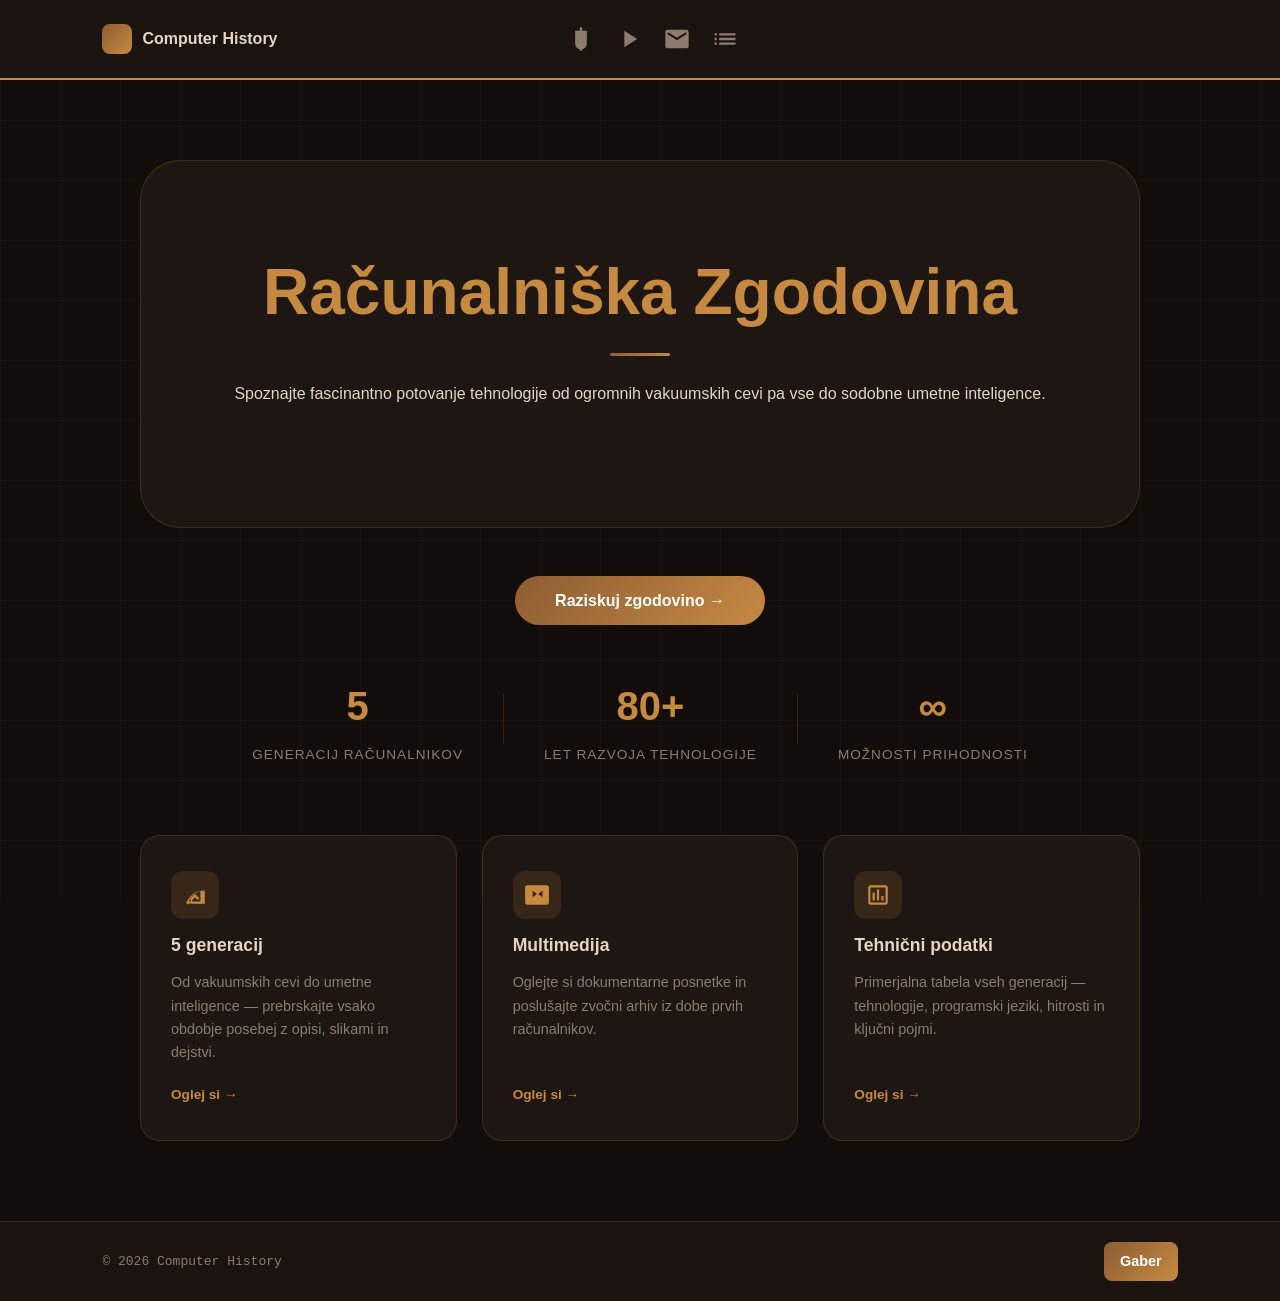
<file: index.html>
<!DOCTYPE html>
<html lang="sl">
<head>
    <meta charset="UTF-8">
    <meta name="viewport" content="width=device-width, initial-scale=1.0">
    <meta name="description" content="Spoznajte zgodovino računalništva, od vakuumskih cevi do umetne inteligence.">
    <meta name="keywords" content="računalništvo, zgodovina, procesorji, umetna inteligenca">
    <meta name="author" content="Gaber">
    <title>Računalniška Zgodovina | Gaber</title>
    <link rel="stylesheet" href="css/style.css">
</head>
<body>

    <div class="mrezna-podlaga"></div>

    <header>
        <div class="glava-levo">
            <a href="index.html" class="logotip">
                <div class="skatla-logotipa"></div>
                <span>Computer History</span>
            </a>
        </div>

        <nav class="meni-ikone-center">
            <a href="Generacije/gen1.html" class="ikona-povezava" title="Generacije">
                <svg viewBox="0 0 24 24" width="24" height="24" stroke="currentColor" fill="none" stroke-width="2">
                    <path d="M12 2v4m0 12v4M8 6h8v10a4 4 0 0 1-8 0V6z"/><path d="M10 10h4M10 14h4"/>
                </svg>
            </a>
            <a href="multimedija.html" class="ikona-povezava" title="Video">
                <svg viewBox="0 0 24 24"><path fill="currentColor" d="M8 5v14l11-7z"/></svg>
            </a>
            <a href="kontakt.html" class="ikona-povezava" title="Kontakt">
                <svg viewBox="0 0 24 24"><path fill="currentColor" d="M20 4H4c-1.1 0-1.99.9-1.99 2L2 18c0 1.1.9 2 2 2h16c1.1 0 2-.9 2-2V6c0-1.1-.9-2-2-2zm0 4l-8 5-8-5V6l8 5 8-5v2z"/></svg>
            </a>
            <a href="tehnicni-podatki.html" class="ikona-povezava" title="Podatki">
                <svg viewBox="0 0 24 24"><path fill="currentColor" d="M3 13h2v-2H3v2zm0 4h2v-2H3v2zm0-8h2V7H3v2zm4 4h14v-2H7v2zm0 4h14v-2H7v2zM7 7v2h14V7H7z"/></svg>
            </a>
        </nav>
    </header>

    <main>

        <div class="zacetna-kartica">
            <h1 style="color: var(--glavna);">Računalniška Zgodovina</h1>
            <p>Spoznajte fascinantno potovanje tehnologije od ogromnih vakuumskih cevi pa vse do sodobne umetne inteligence.</p>
        </div>

        <div style="margin-top: 60px;">
            <a href="Generacije/gen1.html" class="gumb-raziskuj">Raziskuj zgodovino &#8594;</a>
        </div>

        <div class="stat-vrstica">
            <div class="stat-element">
                <span class="stat-stevilka">5</span>
                <span class="stat-opis">generacij računalnikov</span>
            </div>
            <div class="stat-locilo"></div>
            <div class="stat-element">
                <span class="stat-stevilka">80+</span>
                <span class="stat-opis">let razvoja tehnologije</span>
            </div>
            <div class="stat-locilo"></div>
            <div class="stat-element">
                <span class="stat-stevilka">∞</span>
                <span class="stat-opis">možnosti prihodnosti</span>
            </div>
        </div>

        <section class="domov-kartice">

            <a href="Generacije/gen1.html" class="domov-kartica">
                <div class="domov-kartica-ikona">
                    <svg viewBox="0 0 24 24"><path fill="currentColor" d="M17 8C8 10 5.9 16.17 3.82 19.21L5.71 21l1-1.29C7.38 19.33 8 19.66 8 20h13V8h-4zM9 18c0-.34.13-.65.34-.88L12 14l2.5 2.5L16 15l-4-4-3.5 3.5C8.19 14.81 8 15.38 8 16v2H6.31C8.22 13.5 11.5 9.5 17 8.5V18H9z"/></svg>
                </div>
                <h3>5 generacij</h3>
                <p>Od vakuumskih cevi do umetne inteligence — prebrskajte vsako obdobje posebej z opisi, slikami in dejstvi.</p>
                <span class="domov-kartica-povezava">Oglej si &#8594;</span>
            </a>

            <a href="multimedija.html" class="domov-kartica">
                <div class="domov-kartica-ikona">
                    <svg viewBox="0 0 24 24"><path fill="currentColor" d="M21 3H3c-1.1 0-2 .9-2 2v14c0 1.1.9 2 2 2h18c1.1 0 2-.9 2-2V5c0-1.1-.9-2-2-2zm-9 8L8 14V8l4 3zm5 3l-4-3 4-3v6z"/></svg>
                </div>
                <h3>Multimedija</h3>
                <p>Oglejte si dokumentarne posnetke in poslušajte zvočni arhiv iz dobe prvih računalnikov.</p>
                <span class="domov-kartica-povezava">Oglej si &#8594;</span>
            </a>

            <a href="tehnicni-podatki.html" class="domov-kartica">
                <div class="domov-kartica-ikona">
                    <svg viewBox="0 0 24 24"><path fill="currentColor" d="M9 17H7v-7h2v7zm4 0h-2V7h2v10zm4 0h-2v-4h2v4zm2 2H5V5h14v14zm0-16H5c-1.1 0-2 .9-2 2v14c0 1.1.9 2 2 2h14c1.1 0 2-.9 2-2V5c0-1.1-.9-2-2-2z"/></svg>
                </div>
                <h3>Tehnični podatki</h3>
                <p>Primerjalna tabela vseh generacij — tehnologije, programski jeziki, hitrosti in ključni pojmi.</p>
                <span class="domov-kartica-povezava">Oglej si &#8594;</span>
            </a>

        </section>

    </main>

    <footer>
        <div class="footer-datum">&copy; 2026 Computer History</div>
        <div class="footer-ime">Gaber</div>
    </footer>

</body>
</html>
</file>
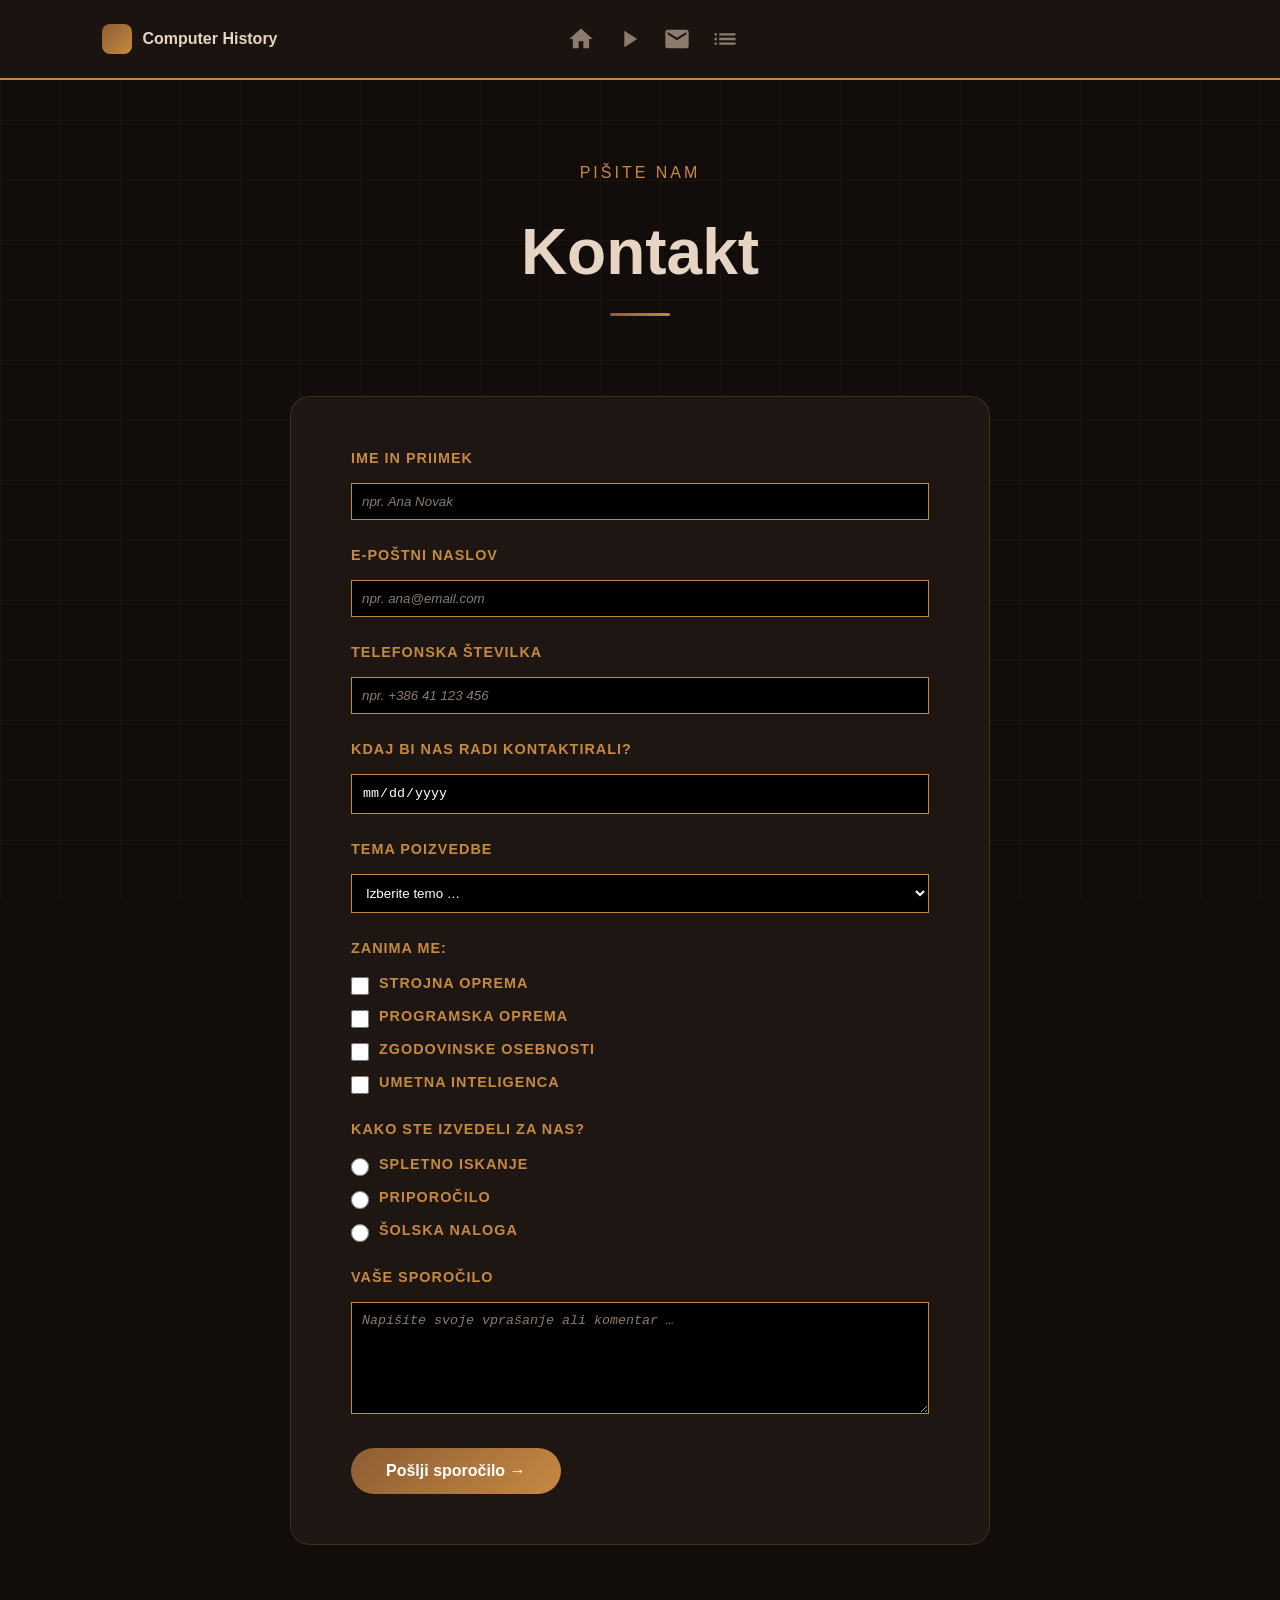
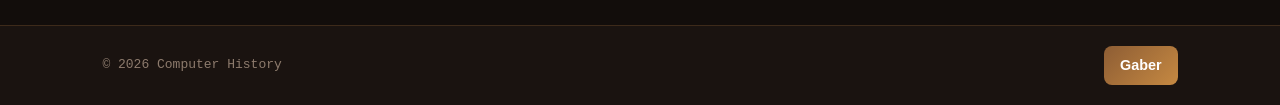
<file: kontakt.html>
<!DOCTYPE html>
<html lang="sl">
<head>
    <meta charset="UTF-8">
    <meta name="viewport" content="width=device-width, initial-scale=1.0">
    <meta name="description" content="Kontaktirajte nas z vprašanji o zgodovini računalništva.">
    <meta name="keywords" content="kontakt, sporočilo, računalništvo, vprašanje">
    <meta name="author" content="Gaber">
    <title>Kontakt | Computer History</title>
    <link rel="stylesheet" href="css/style.css">
</head>
<body>
    <div class="mrezna-podlaga"></div>

    <header>
        <div class="glava-levo">
            <a href="index.html" class="logotip">
                <div class="skatla-logotipa"></div>
                <span>Computer History</span>
            </a>
        </div>
        <nav class="meni-ikone-center">
            <a href="index.html" class="ikona-povezava" title="Domov">
                <svg viewBox="0 0 24 24"><path fill="currentColor" d="M10 20v-6h4v6h5v-8h3L12 3 2 12h3v8z"/></svg>
            </a>
            <a href="multimedija.html" class="ikona-povezava" title="Video">
                <svg viewBox="0 0 24 24"><path fill="currentColor" d="M8 5v14l11-7z"/></svg>
            </a>
            <a href="kontakt.html" class="ikona-povezava" title="Kontakt">
                <svg viewBox="0 0 24 24"><path fill="currentColor" d="M20 4H4c-1.1 0-1.99.9-1.99 2L2 18c0 1.1.9 2 2 2h16c1.1 0 2-.9 2-2V6c0-1.1-.9-2-2-2zm0 4l-8 5-8-5V6l8 5 8-5v2z"/></svg>
            </a>
            <a href="tehnicni-podatki.html" class="ikona-povezava" title="Podatki">
                <svg viewBox="0 0 24 24"><path fill="currentColor" d="M3 13h2v-2H3v2zm0 4h2v-2H3v2zm0-8h2V7H3v2zm4 4h14v-2H7v2zm0 4h14v-2H7v2zM7 7v2h14V7H7z"/></svg>
            </a>
        </nav>
    </header>

    <main>
        <section class="naslovni-del">
            <p class="nadnaslov">Pišite nam</p>
            <h1 class="glavni-naslov">Kontakt</h1>
        </section>

        <form action="#" method="post" class="kontakt-obrazec">

            <!-- Kratko besedilo -->
            <div class="polje-skupina">
                <label for="ime">Ime in priimek</label>
                <input type="text" id="ime" name="ime" placeholder="npr. Ana Novak" required>
            </div>

            <!-- E-pošta -->
            <div class="polje-skupina">
                <label for="email">E-poštni naslov</label>
                <input type="email" id="email" name="email" placeholder="npr. ana@email.com" required>
            </div>

            <!-- Telefon -->
            <div class="polje-skupina">
                <label for="tel">Telefonska številka</label>
                <input type="tel" id="tel" name="tel" placeholder="npr. +386 41 123 456">
            </div>

            <!-- Datum -->
            <div class="polje-skupina">
                <label for="datum">Kdaj bi nas radi kontaktirali?</label>
                <input type="date" id="datum" name="datum">
            </div>

            <!-- Izbor iz seznama -->
            <div class="polje-skupina">
                <label for="tema">Tema poizvedbe</label>
                <select id="tema" name="tema">
                    <option value="" disabled selected>Izberite temo …</option>
                    <option value="gen1">1. generacija — vakuumske cevi</option>
                    <option value="gen2">2. generacija — tranzistorji</option>
                    <option value="gen3">3. generacija — integrirana vezja</option>
                    <option value="gen4">4. generacija — mikroprocesorji</option>
                    <option value="gen5">5. generacija — umetna inteligenca</option>
                    <option value="drugo">Drugo</option>
                </select>
            </div>

            <!-- Potrditvena polja (checkboxes) -->
            <div class="polje-skupina">
                <p class="polje-naslov">Zanima me:</p>
                <div class="checkbox-skupina">
                    <label class="checkbox-oznaka">
                        <input type="checkbox" name="zanimanje" value="strojnaOprema"> Strojna oprema
                    </label>
                    <label class="checkbox-oznaka">
                        <input type="checkbox" name="zanimanje" value="programskaOprema"> Programska oprema
                    </label>
                    <label class="checkbox-oznaka">
                        <input type="checkbox" name="zanimanje" value="osebnosti"> Zgodovinske osebnosti
                    </label>
                    <label class="checkbox-oznaka">
                        <input type="checkbox" name="zanimanje" value="ai"> Umetna inteligenca
                    </label>
                </div>
            </div>

            <!-- Radio gumbi -->
            <div class="polje-skupina">
                <p class="polje-naslov">Kako ste izvedeli za nas?</p>
                <div class="radio-skupina">
                    <label class="checkbox-oznaka">
                        <input type="radio" name="vir" value="iskanje"> Spletno iskanje
                    </label>
                    <label class="checkbox-oznaka">
                        <input type="radio" name="vir" value="priporocilo"> Priporočilo
                    </label>
                    <label class="checkbox-oznaka">
                        <input type="radio" name="vir" value="solsko"> Šolska naloga
                    </label>
                </div>
            </div>

            <!-- Dolgo besedilo -->
            <div class="polje-skupina">
                <label for="sporocilo">Vaše sporočilo</label>
                <textarea id="sporocilo" name="sporocilo" rows="6" placeholder="Napišite svoje vprašanje ali komentar …"></textarea>
            </div>

            <button type="submit" class="gumb-obrazec">Pošlji sporočilo &#8594;</button>

        </form>
    </main>

    <footer>
        <div class="footer-datum">&copy; 2026 Computer History</div>
        <div class="footer-ime">Gaber</div>
    </footer>
</body>
</html>
</file>
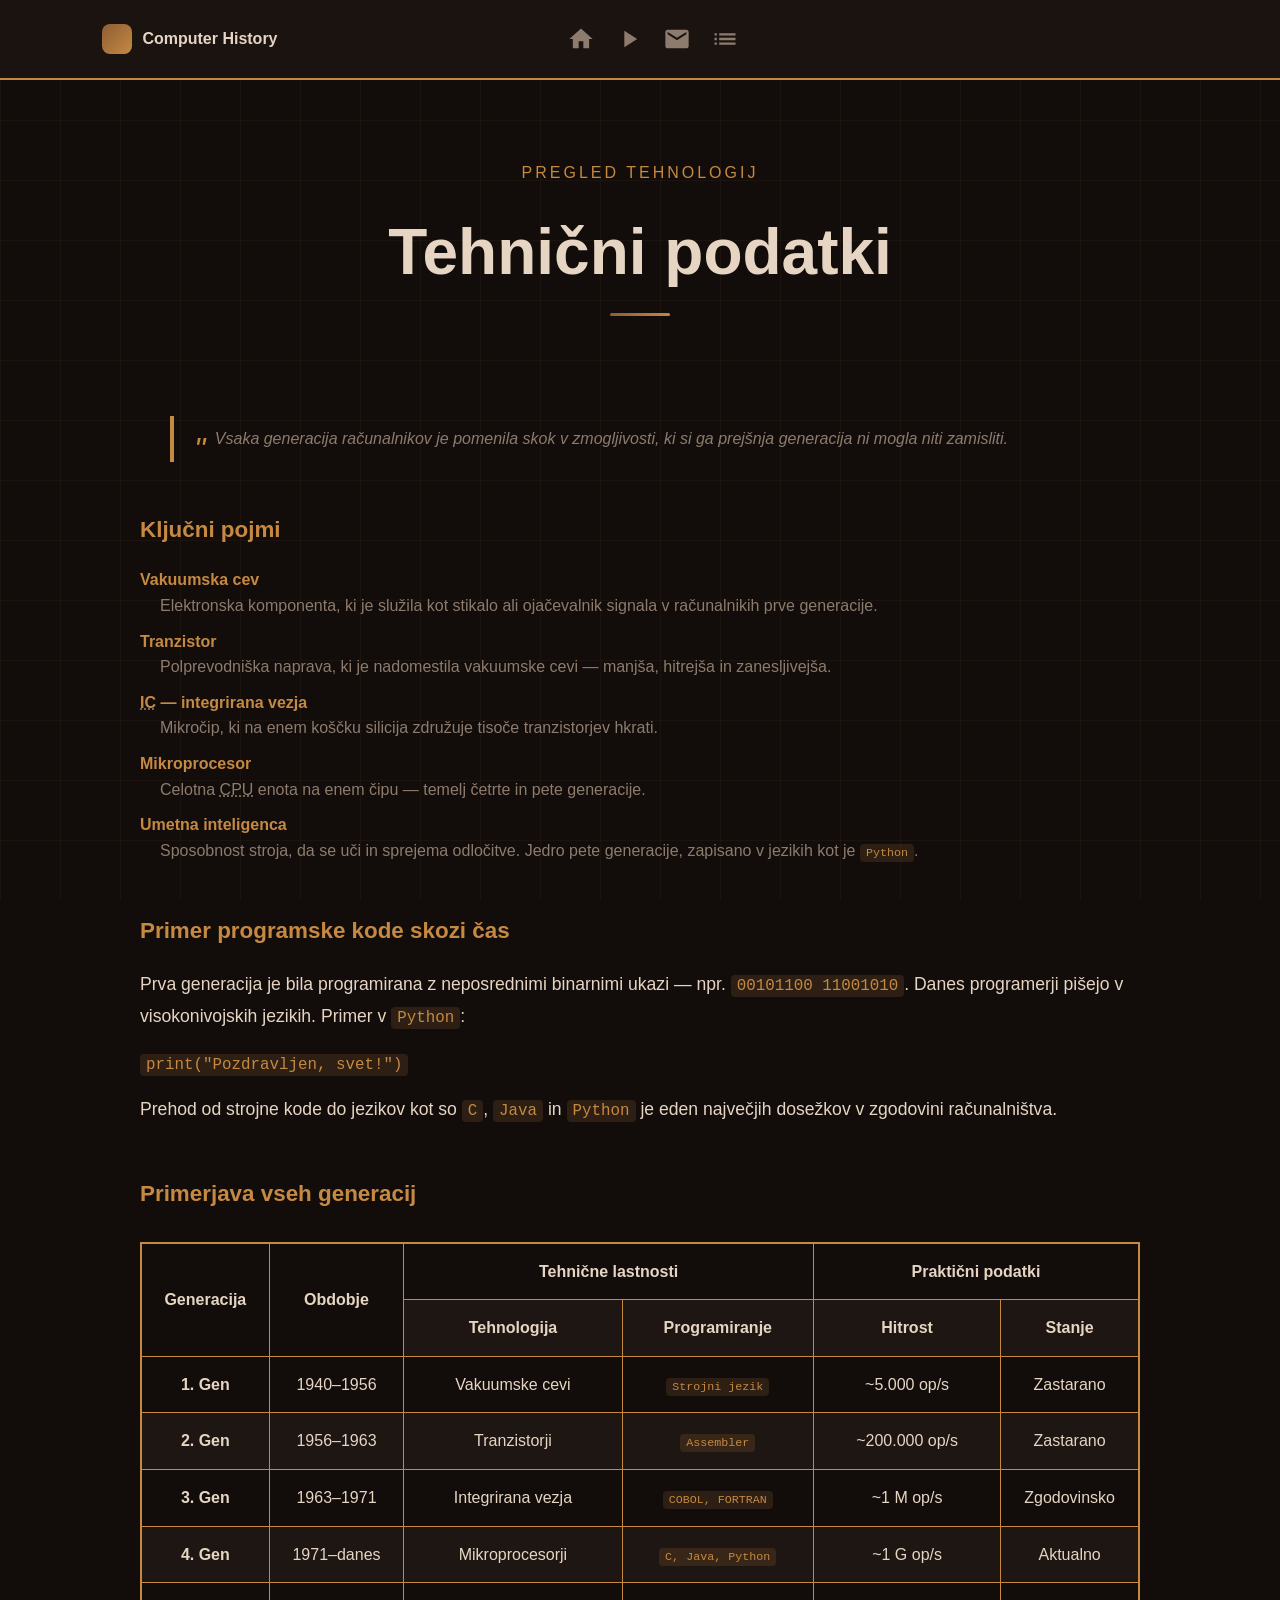
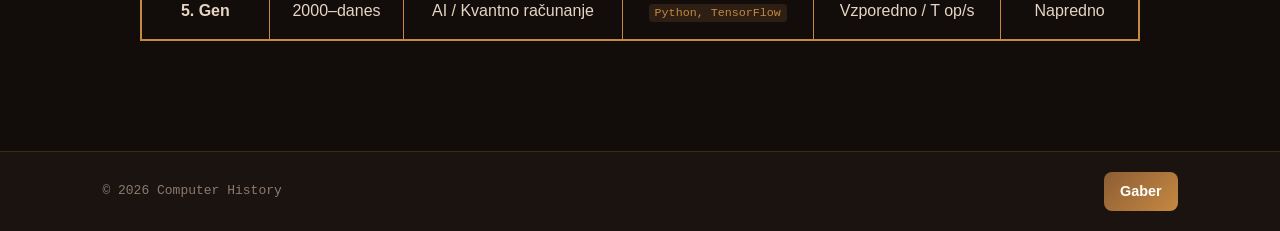
<file: tehnicni-podatki.html>
<!DOCTYPE html>
<html lang="sl">
<head>
    <meta charset="UTF-8">
    <meta name="viewport" content="width=device-width, initial-scale=1.0">
    <meta name="description" content="Tehnični podatki in primerjava vseh pet generacij računalnikov.">
    <meta name="keywords" content="generacije računalnikov, tehnični podatki, primerjava, procesorji">
    <meta name="author" content="Gaber">
    <title>Tehnični podatki | Computer History</title>
    <link rel="stylesheet" href="css/style.css">
</head>
<body>
    <div class="mrezna-podlaga"></div>

    <header>
        <div class="glava-levo">
            <a href="index.html" class="logotip">
                <div class="skatla-logotipa"></div>
                <span>Computer History</span>
            </a>
        </div>
        <nav class="meni-ikone-center">
            <a href="index.html" class="ikona-povezava" title="Domov">
                <svg viewBox="0 0 24 24"><path fill="currentColor" d="M10 20v-6h4v6h5v-8h3L12 3 2 12h3v8z"/></svg>
            </a>
            <a href="multimedija.html" class="ikona-povezava" title="Video">
                <svg viewBox="0 0 24 24"><path fill="currentColor" d="M8 5v14l11-7z"/></svg>
            </a>
            <a href="kontakt.html" class="ikona-povezava" title="Kontakt">
                <svg viewBox="0 0 24 24"><path fill="currentColor" d="M20 4H4c-1.1 0-1.99.9-1.99 2L2 18c0 1.1.9 2 2 2h16c1.1 0 2-.9 2-2V6c0-1.1-.9-2-2-2zm0 4l-8 5-8-5V6l8 5 8-5v2z"/></svg>
            </a>
            <a href="tehnicni-podatki.html" class="ikona-povezava" title="Podatki">
                <svg viewBox="0 0 24 24"><path fill="currentColor" d="M3 13h2v-2H3v2zm0 4h2v-2H3v2zm0-8h2V7H3v2zm4 4h14v-2H7v2zm0 4h14v-2H7v2zM7 7v2h14V7H7z"/></svg>
            </a>
        </nav>
    </header>

    <main>
        <section class="naslovni-del">
            <p class="nadnaslov">Pregled tehnologij</p>
            <h1 class="glavni-naslov">Tehnični podatki</h1>
        </section>

        <section class="tehnicni-vsebnik">
            <blockquote>
                Vsaka generacija računalnikov je pomenila skok v zmogljivosti, ki si ga prejšnja generacija ni mogla niti zamisliti.
            </blockquote>

            <h2>Ključni pojmi</h2>
            <dl>
                <dt>Vakuumska cev</dt>
                <dd>Elektronska komponenta, ki je služila kot stikalo ali ojačevalnik signala v računalnikih prve generacije.</dd>

                <dt>Tranzistor</dt>
                <dd>Polprevodniška naprava, ki je nadomestila vakuumske cevi — manjša, hitrejša in zanesljivejša.</dd>

                <dt><abbr title="Integrated Circuit">IC</abbr> — integrirana vezja</dt>
                <dd>Mikročip, ki na enem koščku silicija združuje tisoče tranzistorjev hkrati.</dd>

                <dt>Mikroprocesor</dt>
                <dd>Celotna <abbr title="Central Processing Unit">CPU</abbr> enota na enem čipu — temelj četrte in pete generacije.</dd>

                <dt>Umetna inteligenca</dt>
                <dd>Sposobnost stroja, da se uči in sprejema odločitve. Jedro pete generacije, zapisano v jezikih kot je <code>Python</code>.</dd>
            </dl>

            <h2>Primer programske kode skozi čas</h2>
            <p>
                Prva generacija je bila programirana z neposrednimi binarnimi ukazi — npr. <code>00101100 11001010</code>.
                Danes programerji pišejo v visokonivojskih jezikih. Primer v <code>Python</code>:
            </p>
            <p>
                <code>print("Pozdravljen, svet!")</code>
            </p>
            <p>
                Prehod od strojne kode do jezikov kot so <code>C</code>, <code>Java</code> in <code>Python</code>
                je eden največjih dosežkov v zgodovini računalništva.
            </p>

            <h2>Primerjava vseh generacij</h2>
            <table>
                <thead>
                    <tr>
                        <th rowspan="2">Generacija</th>
                        <th rowspan="2">Obdobje</th>
                        <th colspan="2">Tehnične lastnosti</th>
                        <th colspan="2">Praktični podatki</th>
                    </tr>
                    <tr>
                        <th>Tehnologija</th>
                        <th>Programiranje</th>
                        <th>Hitrost</th>
                        <th>Stanje</th>
                    </tr>
                </thead>
                <tbody>
                    <tr>
                        <td><strong>1. Gen</strong></td>
                        <td>1940–1956</td>
                        <td>Vakuumske cevi</td>
                        <td><code>Strojni jezik</code></td>
                        <td>~5.000 op/s</td>
                        <td>Zastarano</td>
                    </tr>
                    <tr>
                        <td><strong>2. Gen</strong></td>
                        <td>1956–1963</td>
                        <td>Tranzistorji</td>
                        <td><code>Assembler</code></td>
                        <td>~200.000 op/s</td>
                        <td>Zastarano</td>
                    </tr>
                    <tr>
                        <td><strong>3. Gen</strong></td>
                        <td>1963–1971</td>
                        <td>Integrirana vezja</td>
                        <td><code>COBOL, FORTRAN</code></td>
                        <td>~1 M op/s</td>
                        <td>Zgodovinsko</td>
                    </tr>
                    <tr>
                        <td><strong>4. Gen</strong></td>
                        <td>1971–danes</td>
                        <td>Mikroprocesorji</td>
                        <td><code>C, Java, Python</code></td>
                        <td>~1 G op/s</td>
                        <td>Aktualno</td>
                    </tr>
                    <tr>
                        <td><strong>5. Gen</strong></td>
                        <td>2000–danes</td>
                        <td>AI / Kvantno računanje</td>
                        <td><code>Python, TensorFlow</code></td>
                        <td>Vzporedno / T op/s</td>
                        <td>Napredno</td>
                    </tr>
                </tbody>
            </table>
        </section>

    </main>

    <footer>
        <div class="footer-datum">&copy; 2026 Computer History</div>
        <div class="footer-ime">Gaber</div>
    </footer>
</body>
</html>
</file>
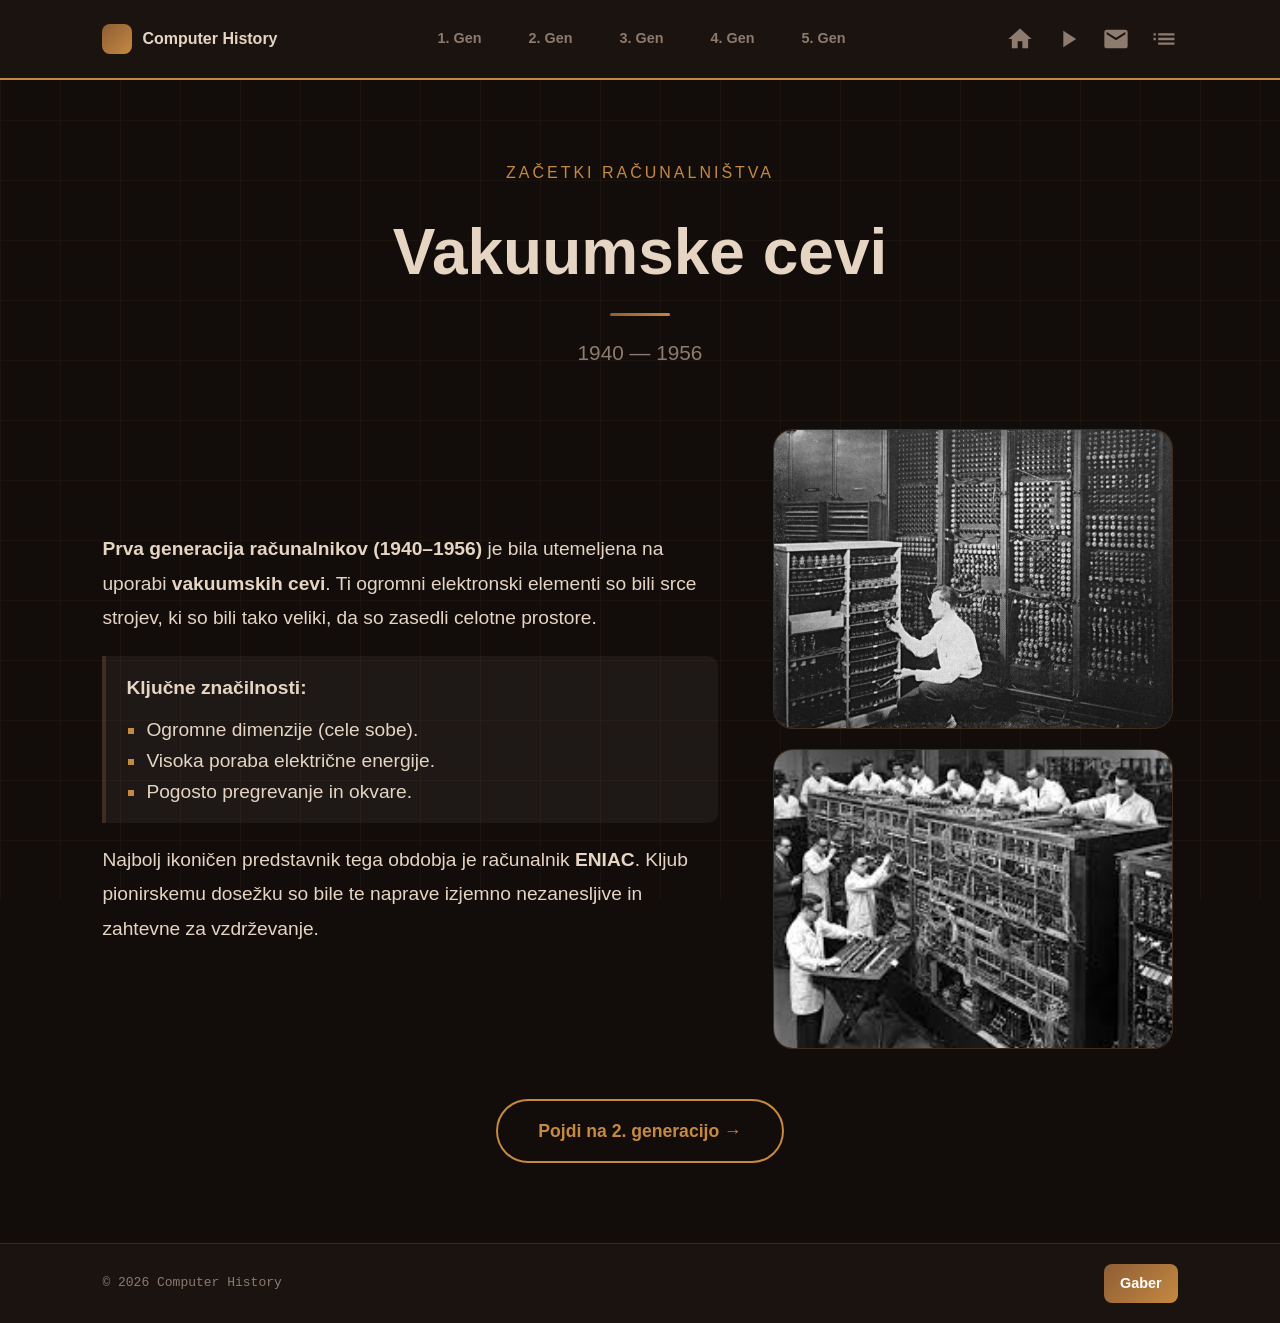
<file: Generacije/gen1.html>
<!DOCTYPE html>
<html lang="sl">
<head>
    <meta charset="UTF-8">
    <meta name="description" content="Zgodovina 1. generacije računalnikov - vakuumske cevi.">
    <meta name="keywords" content="vakuumske cevi, ENIAC, zgodovina računalništva">
    <meta name="author" content="Gaber">
    <meta name="viewport" content="width=device-width, initial-scale=1.0">
    <title>1. Generacija: Vakuumske cevi</title>

    <!-- POMEMBNO: preveri pot -->
    <link rel="stylesheet" href="../css/style.css">
</head>

<body>

<div class="mrezna-podlaga"></div>

<header>
    <a href="../index.html" class="logotip">
        <div class="skatla-logotipa"></div>
        <span>Computer History</span>
    </a>

    <nav class="meni-generacije">
        <a class="povezava-gen" href="gen1.html">1. Gen</a>
        <a class="povezava-gen" href="gen2.html">2. Gen</a>
        <a class="povezava-gen" href="gen3.html">3. Gen</a>
        <a class="povezava-gen" href="gen4.html">4. Gen</a>
        <a class="povezava-gen" href="gen5.html">5. Gen</a>
    </nav>


    <nav class="meni-ikone">
        <a href="../index.html" class="ikona-povezava" title="Domov">
            <svg viewBox="0 0 24 24"><path fill="currentColor" d="M10 20v-6h4v6h5v-8h3L12 3 2 12h3v8z"/></svg>
        </a>
        <a href="../multimedija.html" class="ikona-povezava" title="Video">
            <svg viewBox="0 0 24 24"><path fill="currentColor" d="M8 5v14l11-7z"/></svg>
        </a>
        <a href="../kontakt.html" class="ikona-povezava" title="Kontakt">
            <svg viewBox="0 0 24 24"><path fill="currentColor" d="M20 4H4c-1.1 0-1.99.9-1.99 2L2 18c0 1.1.9 2 2 2h16c1.1 0 2-.9 2-2V6c0-1.1-.9-2-2-2zm0 4l-8 5-8-5V6l8 5 8-5v2z"/></svg>
        </a>
        <a href="../tehnicni-podatki.html" class="ikona-povezava" title="Podatki">
            <svg viewBox="0 0 24 24"><path fill="currentColor" d="M3 13h2v-2H3v2zm0 4h2-2H3v2zm0-8h2V7H3v2zm4 4h14v-2H7v2zm0 4h14v-2H7v2zM7 7v2h14V7H7z"/></svg>
        </a>
    </nav>
</header>

<main>

    <section class="naslovni-del">
        <p class="nadnaslov">Začetki računalništva</p>
        <h1 class="glavni-naslov">Vakuumske cevi</h1>
        <p class="leta-meta">1940 — 1956</p>
    </section>

    <section class="generacija-postavitev">

        <div class="opisni-del">
            <p>
            <strong>Prva generacija računalnikov (1940–1956)</strong> je bila utemeljena na uporabi <strong>vakuumskih cevi</strong>. Ti ogromni elektronski elementi so bili srce strojev, ki so bili tako veliki, da so zasedli celotne prostore.
            </p>

        <div class="poudarki-polje">
            <p><strong>Ključne značilnosti:</strong></p>
            <ul>
                <li>Ogromne dimenzije (cele sobe).</li>
                <li>Visoka poraba električne energije.</li>
                <li>Pogosto pregrevanje in okvare.</li>
            </ul>
        </div>

        <p>
            Najbolj ikoničen predstavnik tega obdobja je računalnik <strong>ENIAC</strong>. Kljub pionirskemu dosežku so bile te naprave izjemno nezanesljive in zahtevne za vzdrževanje.
        </p>
        </div>

        <div class="galerija-slik">

            <div class="slika-okvir">
                <img src="../slike/gen1/prvi_rac.jpg" alt="Vakuumske cevi">
            </div>

            <div class="slika-okvir">
                <img src="../slike/gen1/prvi_rac_2.jpg" alt="ENIAC računalnik">
            </div>

        </div>

    </section>

    <section class="navigacija-naprej">
        <a class="gumb-naslednja" href="gen2.html">
            Pojdi na 2. generacijo →
        </a>
    </section>

</main>

<footer>
    <div class="footer-datum">
        &copy; 2026 Computer History
    </div>
    <div class="footer-ime">
        Gaber
    </div>
</footer>

</body>
</html>
</file>
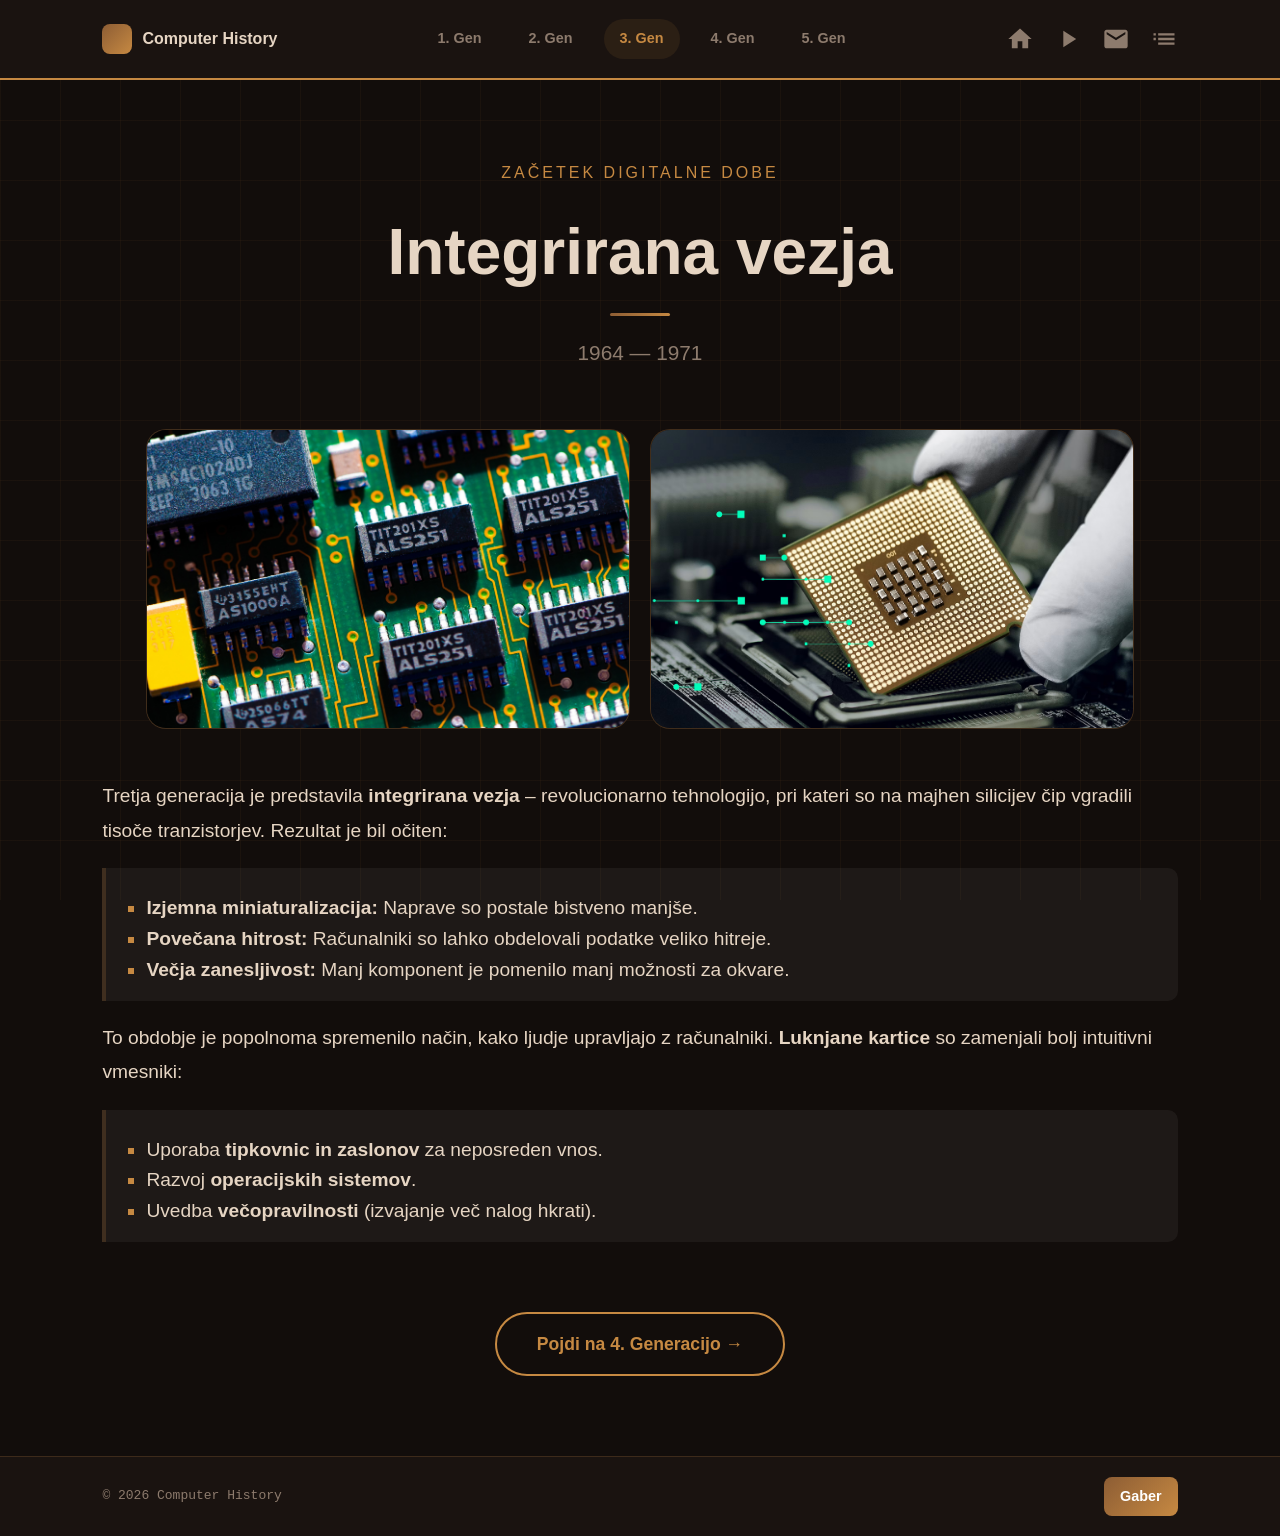
<file: Generacije/gen3.html>
<!DOCTYPE html>
<html lang="sl">
<head>
    <meta charset="UTF-8">
    <meta name="viewport" content="width=device-width, initial-scale=1.0">
    <meta name="description" content="Kratek opis vsebine strani">
    <meta name="keywords" content="računalništvo, zgodovina, tranzistorji">
    <meta name="author" content="Gaber">
    <title>3. Generacija: Integrirana vezja</title>
    <link rel="stylesheet" href="../css/style.css">

</head>
<body>
    <div class="mrezna-podlaga"></div>

    <header>
        <div class="glava-levo"><a href="../index.html" class="logotip"><div class="skatla-logotipa"></div><span>Computer History</span></a></div>
        <nav class="meni-povezave">
            <a href="gen1.html" class="povezava-gen">1. Gen</a>
            <a href="gen2.html" class="povezava-gen">2. Gen</a>
            <a href="gen3.html" class="povezava-gen aktivna-povezava">3. Gen</a>
            <a href="gen4.html" class="povezava-gen">4. Gen</a>
            <a href="gen5.html" class="povezava-gen">5. Gen</a>
        </nav>
        <nav class="meni-ikone">
        <a href="../index.html" class="ikona-povezava" title="Domov">
            <svg viewBox="0 0 24 24"><path fill="currentColor" d="M10 20v-6h4v6h5v-8h3L12 3 2 12h3v8z"/></svg>
        </a>
        <a href="../multimedija.html" class="ikona-povezava" title="Video">
            <svg viewBox="0 0 24 24"><path fill="currentColor" d="M8 5v14l11-7z"/></svg>
        </a>
        <a href="../kontakt.html" class="ikona-povezava" title="Kontakt">
            <svg viewBox="0 0 24 24"><path fill="currentColor" d="M20 4H4c-1.1 0-1.99.9-1.99 2L2 18c0 1.1.9 2 2 2h16c1.1 0 2-.9 2-2V6c0-1.1-.9-2-2-2zm0 4l-8 5-8-5V6l8 5 8-5v2z"/></svg>
        </a>
        <a href="../tehnicni-podatki.html" class="ikona-povezava" title="Podatki">
            <svg viewBox="0 0 24 24"><path fill="currentColor" d="M3 13h2v-2H3v2zm0 4h2-2H3v2zm0-8h2V7H3v2zm4 4h14v-2H7v2zm0 4h14v-2H7v2zM7 7v2h14V7H7z"/></svg>
        </a>
    </nav>
    </header>

    <main>
        <section class="naslovni-del">
            <p class="nadnaslov">Začetek digitalne dobe</p>
            <h1 class="glavni-naslov">Integrirana vezja</h1>
            <p class="leta-meta">1964 — 1971</p>
        </section>

        <section class="generacija-postavitev-column">
            <div class="galerija-slik">
                <div class="slika-okvir"><img src="../slike/gen3/cipi.jpg" alt="Integrirano vezje"></div>
                <div class="slika-okvir"><img src="../slike/gen3/vezja.jpg" alt="Računalnik 3. generacije"></div>
            </div>

            <div class="opisni-del">
    <p>Tretja generacija je predstavila <strong>integrirana vezja</strong> – revolucionarno tehnologijo, pri kateri so na majhen silicijev čip vgradili tisoče tranzistorjev. Rezultat je bil očiten:</p>
    
    <div class="poudarki-polje">
        <ul>
            <li><strong>Izjemna miniaturalizacija:</strong> Naprave so postale bistveno manjše.</li>
            <li><strong>Povečana hitrost:</strong> Računalniki so lahko obdelovali podatke veliko hitreje.</li>
            <li><strong>Večja zanesljivost:</strong> Manj komponent je pomenilo manj možnosti za okvare.</li>
        </ul>
    </div>

    <p>To obdobje je popolnoma spremenilo način, kako ljudje upravljajo z računalniki. <strong>Luknjane kartice</strong> so zamenjali bolj intuitivni vmesniki:</p>
    <div class="poudarki-polje">
    <ul>
        <li>Uporaba <strong>tipkovnic in zaslonov</strong> za neposreden vnos.</li>
        <li>Razvoj <strong>operacijskih sistemov</strong>.</li>
        <li>Uvedba <strong>večopravilnosti</strong> (izvajanje več nalog hkrati).</li>
    </ul>
    </div>
</div>
        </section>

        <a href="gen4.html" class="gumb-naslednja-vec-placa">Pojdi na 4. Generacijo &#8594;</a>
    </main>

    <footer>
    <div class="footer-datum">
        &copy; 2026 Computer History
    </div>
    <div class="footer-ime">
        Gaber
    </div>
</footer>
</body>
</html>
</file>
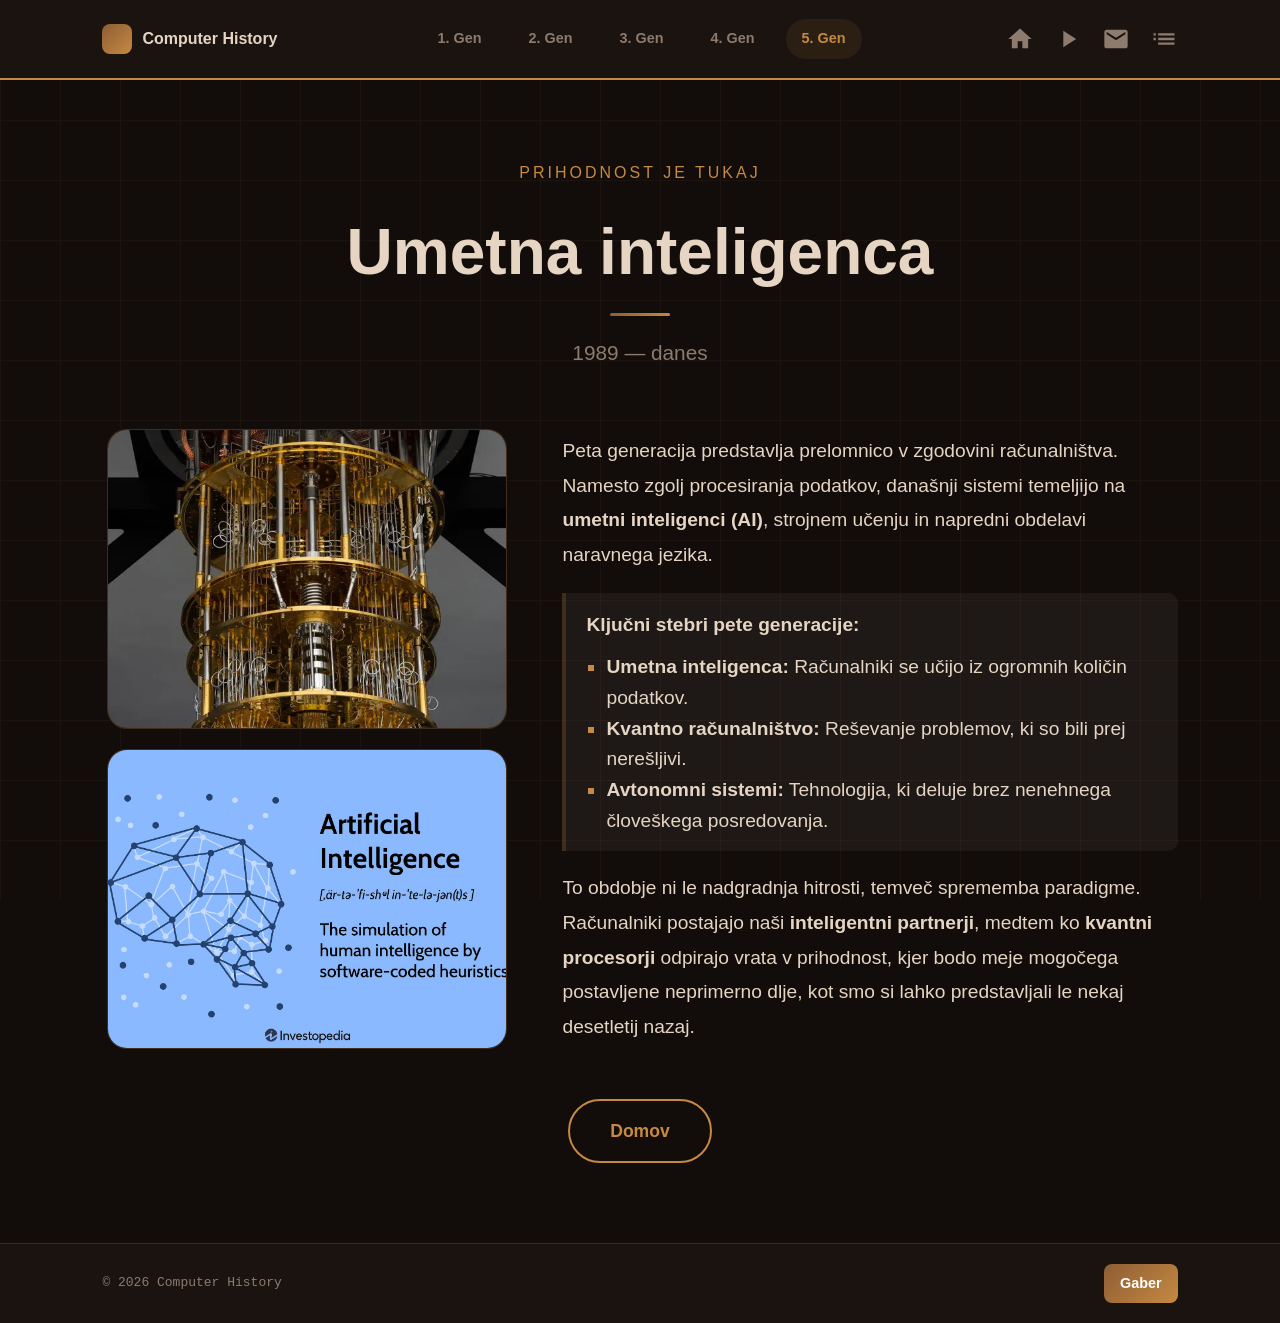
<file: Generacije/gen5.html>
<!DOCTYPE html>
<html lang="sl">
<head>
    <meta charset="UTF-8">
    <meta name="viewport" content="width=device-width, initial-scale=1.0">
    <meta name="description" content="Kratek opis vsebine strani">
    <meta name="keywords" content="računalništvo, zgodovina, tranzistorji">
    <meta name="author" content="Gaber">
    <title>5. Generacija: Umetna inteligenca</title>
    <link rel="stylesheet" href="../css/style.css">

</head>
<body>
    <div class="mrezna-podlaga"></div>

    <header>
        <div class="glava-levo">
            <a href="../index.html" class="logotip">
                <div class="skatla-logotipa"></div>
                <span>Computer History</span>
            </a>
        </div>
        <nav class="meni-povezave">
            <a href="gen1.html" class="povezava-gen">1. Gen</a>
            <a href="gen2.html" class="povezava-gen">2. Gen</a>
            <a href="gen3.html" class="povezava-gen">3. Gen</a>
            <a href="gen4.html" class="povezava-gen">4. Gen</a>
            <a href="gen5.html" class="povezava-gen aktivna-povezava">5. Gen</a>
        </nav>
        <nav class="meni-ikone">
        <a href="../index.html" class="ikona-povezava" title="Domov">
            <svg viewBox="0 0 24 24"><path fill="currentColor" d="M10 20v-6h4v6h5v-8h3L12 3 2 12h3v8z"/></svg>
        </a>
        <a href="../multimedija.html" class="ikona-povezava" title="Video">
            <svg viewBox="0 0 24 24"><path fill="currentColor" d="M8 5v14l11-7z"/></svg>
        </a>
        <a href="../kontakt.html" class="ikona-povezava" title="Kontakt">
            <svg viewBox="0 0 24 24"><path fill="currentColor" d="M20 4H4c-1.1 0-1.99.9-1.99 2L2 18c0 1.1.9 2 2 2h16c1.1 0 2-.9 2-2V6c0-1.1-.9-2-2-2zm0 4l-8 5-8-5V6l8 5 8-5v2z"/></svg>
        </a>
        <a href="../tehnicni-podatki.html" class="ikona-povezava" title="Podatki">
            <svg viewBox="0 0 24 24"><path fill="currentColor" d="M3 13h2v-2H3v2zm0 4h2-2H3v2zm0-8h2V7H3v2zm4 4h14v-2H7v2zm0 4h14v-2H7v2zM7 7v2h14V7H7z"/></svg>
        </a>
    </nav>
    </header>

    <main>
        <section class="naslovni-del">
            <p class="nadnaslov">Prihodnost je tukaj</p>
            <h1 class="glavni-naslov">Umetna inteligenca</h1>
            <p class="leta-meta">1989 — danes</p>
        </section>

        <section class="generacija-postavitev">
            <div class="galerija-slik">
                <div class="slika-okvir"><img src="../slike/gen5/peta-rac.jpg" alt="Umetna inteligenca"></div>
                <div class="slika-okvir"><img src="../slike/gen5/peta-rac-2.jpg" alt="Kvantno računalništvo"></div>
            </div>

            <div class="opisni-del">
    <p>Peta generacija predstavlja prelomnico v zgodovini računalništva. Namesto zgolj procesiranja podatkov, današnji sistemi temeljijo na <strong>umetni inteligenci (AI)</strong>, strojnem učenju in napredni obdelavi naravnega jezika.</p>
    
    <div class="poudarki-polje">
        <p><strong>Ključni stebri pete generacije:</strong></p>
        <ul>
            <li><strong>Umetna inteligenca:</strong> Računalniki se učijo iz ogromnih količin podatkov.</li>
            <li><strong>Kvantno računalništvo:</strong> Reševanje problemov, ki so bili prej nerešljivi.</li>
            <li><strong>Avtonomni sistemi:</strong> Tehnologija, ki deluje brez nenehnega človeškega posredovanja.</li>
        </ul>
    </div>

    <p>To obdobje ni le nadgradnja hitrosti, temveč sprememba paradigme. Računalniki postajajo naši <strong>inteligentni partnerji</strong>, medtem ko <strong>kvantni procesorji</strong> odpirajo vrata v prihodnost, kjer bodo meje mogočega postavljene neprimerno dlje, kot smo si lahko predstavljali le nekaj desetletij nazaj.</p>
</div>
        </section>

        <a href="../index.html" class="gumb-naslednja-vec-placa">Domov</a>
    </main>

    <footer>
    <div class="footer-datum">
        &copy; 2026 Computer History
    </div>
    <div class="footer-ime">
        Gaber
    </div>
</footer>
</body>
</html>
</file>
<file: css/style.css>
/* 1. KORENSKE SPREMENLJIVKE */

:root {
    --ozadje: #120d0b;
    --glava-ozadje: #1a1310;
    --kartica-ozadje: #1e1612;
    --barva-besedila: #e6d5c3;
    --glavna: #c68942;
    --utisana: #8d7b6d;
    --rob-poudarek: rgba(198, 137, 66, 0.2);
    --preliv: linear-gradient(135deg, #8d5d34, #c68942);
}


/* 2. RESET + OSNOVNE NASTAVITVE */

* {
    margin: 0;
    padding: 0;
    box-sizing: border-box;
}

html {
    overflow-y: scroll;
    scroll-behavior: smooth;
}

body {
    font-family: 'Segoe UI', Roboto, Helvetica, Arial, sans-serif;
    background-color: var(--ozadje);
    color: var(--barva-besedila);
    line-height: 1.6;
    display: flex;
    flex-direction: column;
    min-height: 100vh;
}


/* 3. OZADJE */

.mrezna-podlaga {
    position: fixed;
    inset: 0;
    background-image: linear-gradient(rgba(198,137,66,0.05) 1px, transparent 1px),
                      linear-gradient(90deg, rgba(198,137,66,0.05) 1px, transparent 1px);
    background-size: 60px 60px;
    z-index: 0;
    pointer-events: none;
}


/* 4. HEADER + NAVIGACIJA */

header {
    position: sticky;
    top: 0;
    height: 80px;
    background: var(--glava-ozadje);
    backdrop-filter: blur(15px);
    display: grid;
    grid-template-columns: auto 1fr auto;
    align-items: center;
    padding: 0 8%;
    z-index: 1000;
    border-bottom: 2px solid var(--glavna);
}

.logotip {
    display: flex;
    align-items: center;
    gap: 10px;
    text-decoration: none;
    font-weight: 800;
    color: var(--barva-besedila);
}

.skatla-logotipa {
    width: 30px;
    height: 30px;
    background: var(--preliv);
    border-radius: 8px;
}

.glava-desno {
    justify-self: end;
}

.meni-povezave {
    display: flex;
    gap: 15px;
    justify-content: center;
}

.povezava-gen {
    color: var(--utisana);
    text-decoration: none;
    font-weight: 600;
    font-size: 0.9rem;
    padding: 8px 16px;
    border-radius: 20px;
    transition: 0.3s;
}

.povezava-gen:hover,
.aktivna-povezava {
    color: var(--glavna);
    background: rgba(198, 137, 66, 0.1);
}

.gumb-domov {
    background: var(--glavna);
    color: white;
    padding: 10px 20px;
    border-radius: 20px;
    text-decoration: none;
    font-weight: 600;
    font-size: 0.9rem;
}


/* 5. NAVIGACIJA GENERACIJ */

.meni-generacije {
    display: flex;
    gap: 15px;
    justify-content: center;
    align-items: center;
}

.meni-generacije .povezava-gen {
    color: var(--utisana);
    text-decoration: none;
    font-size: 0.9rem;
    font-weight: 600;
    padding: 8px 15px;
    border-radius: 20px;
    border: 1px solid transparent;
    transition: 0.3s;
}

.meni-generacije .povezava-gen:hover {
    color: var(--glavna);
    border-color: var(--glavna);
    background: rgba(198, 137, 66, 0.1);
}


/* 6. IKONE */

.meni-ikone {
    display: flex;
    gap: 20px;
    justify-content: flex-end;
    align-items: center;
}

.meni-ikone-center {
    display: flex;
    gap: 20px;
    justify-content: center;
    align-items: center;
    margin-left: -150px;
}

.ikona-povezava {
    width: 28px;
    height: 28px;
    color: var(--utisana);
    transition: 0.3s;
}

.ikona-povezava:hover {
    color: var(--glavna);
}

.ikona-povezava svg {
    width: 100%;
    height: 100%;
    fill: currentColor;
}


/* 7. MAIN */

main {
    position: relative;
    flex: 1;
    display: flex;
    flex-direction: column;
    align-items: center;
    justify-content: center;
    padding: 80px 8%;
    z-index: 1;
}

.naslovni-del {
    text-align: center;
    margin-bottom: 60px;
}

.glavni-naslov {
    font-size: clamp(3rem, 5vw, 5rem);
    font-weight: 900;
}

.nadnaslov {
    color: var(--glavna);
    text-transform: uppercase;
    letter-spacing: 3px;
    margin-bottom: 15px;
}

.leta-meta {
    color: var(--utisana);
    font-weight: 500;
    font-size: 1.3rem;
}


/* 8. ZAČETNA STRAN */

.zacetna-kartica {
    background-color: var(--kartica-ozadje);
    border: 1px solid var(--rob-poudarek);
    border-radius: 40px;
    padding: 80px 60px;
    width: 100%;
    max-width: 1000px;
    text-align: center;
    box-shadow: var(--senca-xl);
}

.zacetna-kartica h1 {
    font-size: clamp(2.5rem, 5vw, 4rem);
    font-weight: 900;
    margin-bottom: 25px;
}

.zacetna-kartica h1 span {
    color: var(--glavna);
    display: block;
}

.zacetna-kartica p {
    margin-bottom: 40px;
}

.gumb-raziskuj {
    background: var(--preliv);
    color: white;
    padding: 16px 40px;
    border-radius: 50px;
    text-decoration: none;
    font-weight: 700;
    margin-top: 20px;
    transition: transform 0.3s;
}

.gumb-raziskuj:hover {
    transform: translateY(-3px);
    box-shadow: 0 5px 15px rgba(198, 137, 66, 0.3);
    background: var(--glavna);
}


/* 9. GENERACIJE */

.generacija-postavitev,
.generacija-postavitev-zrcalna,
.generacija-postavitev-column {
    display: flex;
    gap: 50px;
    align-items: center;
    max-width: 1100px;
    width: 100%;
}

.generacija-postavitev-zrcalna { flex-direction: row-reverse; }
.generacija-postavitev-column { flex-direction: column; }
.generacija-postavitev-column-obratno { flex-direction: column-reverse; }

.generacija-postavitev-column .galerija-slik {
    flex-direction: row;
    width: 100%;
    justify-content: center;
}

.generacija-postavitev-column .slika-okvir {
    width: 45%;
}

.generacija-postavitev-column-obratno .opisni-del {
    margin-bottom: 60px;
}

.opisni-del {
    flex: 1.5;
    font-size: 1.2rem;
    line-height: 1.8;
}

.poudarki-polje {
    background-color: rgba(255, 255, 255, 0.05);
    border-left: 4px solid var(--rob-poudarek);
    padding: 15px 20px;
    margin: 20px 0;
    border-radius: 0 10px 10px 0;
}

.poudarki-polje ul {
    margin: 10px 0 0 20px;
    line-height: 1.6;
}


/* 10. GALERIJA */

.galerija-slik {
    flex: 1;
    display: flex;
    flex-direction: row;
    flex-wrap: wrap;
    gap: 20px;
    justify-content: center;
}

.slika-okvir {
    width: 400px;
    height: 300px;
    background-color: var(--kartica-ozadje);
    border: 1px solid var(--rob-poudarek);
    border-radius: 20px;
    overflow: hidden;
}

.slika-okvir img {
    width: 100%;
    height: 100%;
    object-fit: cover;
    transition: transform 0.3s ease;
}

.slika-okvir:hover img {
    transform: scale(1.05);
}


/* 11. TABELE / OBRAZCI / MEDIA */

table {
    width: 100%;
    border-collapse: collapse;
    margin: 30px 0;
    border: 2px solid var(--glavna);
}

th, td {
    border: 1px solid var(--glavna);
    padding: 15px;
    text-align: center;
}

tr:nth-child(even) {
    background-color: var(--kartica-ozadje);
}

form {
    background: var(--kartica-ozadje);
    padding: 30px;
    border-radius: 15px;
    max-width: 600px;
    width: 100%;
}

input, select, textarea {
    width: 100%;
    padding: 10px;
    background: #000;
    color: #fff;
    border: 1px solid var(--glavna);
    margin-top: 5px;
}

input:focus, select:focus, textarea:focus {
    outline: none;
    border-color: var(--barva-besedila);
    box-shadow: 0 0 0 2px rgba(198, 137, 66, 0.3);
}

input::placeholder, textarea::placeholder {
    color: var(--utisana);
    font-style: italic;
}

button {
    background: var(--glavna);
    color: white;
    padding: 12px 25px;
    border: none;
    cursor: pointer;
    margin-top: 20px;
    font-weight: bold;
}

button:hover {
    background: var(--preliv);
    transform: translateY(-2px);
}

.multimedijski-center {
    max-width: 1100px;
    margin: 0 auto;
    padding: 20px;
}

.iframe-section {
    width: 100%;
    margin-bottom: 40px;
}

.iframe-section iframe {
    width: 100%;
    height: 500px;
    border: 2px solid var(--rob-poudarek);
    border-radius: 20px;
    margin-top: 15px;
}

.iframe-section h2 {
    text-align: center;
}

.medijski-grid {
    display: grid;
    grid-template-columns: 2fr 1fr;
    gap: 30px;
    align-items: start;
}

.medijski-okvir {
    background: var(--kartica-ozadje);
    border: 1px solid var(--rob-poudarek);
    border-radius: 20px;
    padding: 30px;
}

.medijski-okvir video {
    width: 100%;
    height: auto;
    min-height: 350px;
    border-radius: 12px;
    margin-top: 15px;
    display: block;
}

.medijski-okvir audio {
    width: 100%;
    margin-top: 30px;
}

@media (max-width: 768px) {
    .medijski-grid {
        grid-template-columns: 1fr;
    }
}


/* 12. TIPOGRAFIJA */

h1, h2, h3 {
    margin-bottom: 20px;
    color: var(--barva-besedila);
}

h1::after {
    content: '';
    display: block;
    width: 60px;
    height: 3px;
    background: var(--preliv);
    margin: 10px auto 0;
    border-radius: 2px;
}

blockquote {
    border-left: 4px solid var(--glavna);
    padding: 10px 20px;
    margin: 20px 0 20px 30px;
    color: var(--utisana);
    font-style: italic;
}

blockquote::before {
    content: '"';
    font-size: 2rem;
    color: var(--glavna);
    line-height: 0;
    vertical-align: -0.5em;
    margin-right: 5px;
}

ul, ol {
    margin: 10px 0 10px 25px;
    line-height: 1.8;
}

ul {
    list-style-type: square;
}

ol {
    list-style-type: decimal;
}

ul li::marker {
    color: var(--glavna);
}

ol li::marker {
    color: var(--glavna);
}

dl dt {
    font-weight: bold;
    color: var(--glavna);
    margin-top: 10px;
}

dl dd {
    margin-left: 20px;
    color: var(--utisana);
}

code {
    background: rgba(198, 137, 66, 0.15);
    color: var(--glavna);
    padding: 2px 6px;
    border-radius: 4px;
    font-family: monospace;
    font-size: 0.9em;
}

abbr {
    text-decoration: underline dotted var(--utisana);
    cursor: help;
}


/* 13. GUMB NAPREJ */

.navigacija-naprej {
    margin-top: 50px;
    text-align: center;
    width: 100%;
}

.gumb-naslednja {
    display: inline-flex;
    align-items: center;
    gap: 10px;
    background: transparent;
    color: var(--glavna);
    border: 2px solid var(--glavna);
    padding: 16px 40px;
    border-radius: 50px;
    font-size: 1.1rem;
    font-weight: 700;
    text-decoration: none;
    transition: all 0.3s ease;
}

.gumb-naslednja-vec-placa {
    display: inline-flex;
    align-items: center;
    gap: 10px;
    background: transparent;
    color: var(--glavna);
    border: 2px solid var(--glavna);
    padding: 16px 40px;
    border-radius: 50px;
    font-size: 1.1rem;
    font-weight: 700;
    text-decoration: none;
    transition: all 0.3s ease;
    margin-top: 50px;
}

.gumb-naslednja:hover,
.gumb-naslednja-vec-placa:hover {
    background: var(--glavna);
    color: white;
    transform: translateY(-3px);
    box-shadow: 0 5px 15px rgba(198, 137, 66, 0.3);
}

.gumb-naslednja:focus,
.gumb-naslednja-vec-placa:focus {
    outline: 2px solid var(--glavna);
    outline-offset: 4px;
}


/* 14. FOOTER */

footer {
    padding: 0 8%;
    height: 80px;
    background: var(--glava-ozadje);
    border-top: 1px solid var(--rob-poudarek);
    display: grid;
    grid-template-columns: 1fr auto;
    align-items: center;
    margin-top: auto;
    z-index: 1000;
}

.footer-datum {
    color: var(--utisana);
    font-family: monospace;
}

.footer-ime {
    background: var(--preliv);
    color: white;
    padding: 8px 16px;
    border-radius: 8px;
    font-weight: bold;
    font-size: 0.9rem;
    justify-self: end;
}


/* 15. KONTAKT OBRAZEC */

.kontakt-obrazec {
    background: var(--kartica-ozadje);
    border: 1px solid var(--rob-poudarek);
    border-radius: 20px;
    padding: 50px 60px;
    max-width: 700px;
    width: 100%;
    display: flex;
    flex-direction: column;
    gap: 24px;
}

.polje-skupina {
    display: flex;
    flex-direction: column;
    gap: 8px;
}

.polje-skupina label,
.polje-naslov {
    font-weight: 600;
    font-size: 0.9rem;
    color: var(--glavna);
    text-transform: uppercase;
    letter-spacing: 1px;
}

.checkbox-skupina,
.radio-skupina {
    display: flex;
    flex-direction: column;
    gap: 10px;
    margin-top: 4px;
}

.checkbox-oznaka {
    display: flex;
    align-items: center;
    gap: 10px;
    font-size: 1rem;
    cursor: pointer;
    color: var(--barva-besedila);
}

.checkbox-oznaka input[type="checkbox"],
.checkbox-oznaka input[type="radio"] {
    width: 18px;
    height: 18px;
    accent-color: var(--glavna);
    cursor: pointer;
}

.gumb-obrazec {
    background: var(--preliv);
    color: white;
    padding: 14px 35px;
    border: none;
    border-radius: 50px;
    font-size: 1rem;
    font-weight: 700;
    cursor: pointer;
    transition: all 0.3s ease;
    align-self: flex-start;
    margin-top: 10px;
}

.gumb-obrazec:hover {
    transform: translateY(-3px);
    box-shadow: 0 5px 15px rgba(198, 137, 66, 0.3);
}

.gumb-obrazec:focus {
    outline: 2px solid var(--glavna);
    outline-offset: 4px;
}


/* 16. TEHNIČNA STRAN */

.tehnicni-vsebnik {
    max-width: 1000px;
    width: 100%;
}

.tehnicni-vsebnik h2 {
    margin-top: 50px;
    color: var(--glavna);
    font-size: 1.4rem;
}

.tehnicni-vsebnik p {
    margin-bottom: 15px;
    font-size: 1.1rem;
    line-height: 1.8;
}


/* 17. ZAČETNA STRAN — STATISTIKA */

.stat-vrstica {
    display: flex;
    align-items: center;
    gap: 40px;
    margin-top: 60px;
}

.stat-element {
    display: flex;
    flex-direction: column;
    align-items: center;
    gap: 6px;
}

.stat-stevilka {
    font-size: 2.5rem;
    font-weight: 900;
    color: var(--glavna);
}

.stat-opis {
    font-size: 0.85rem;
    color: var(--utisana);
    text-transform: uppercase;
    letter-spacing: 1px;
}

.stat-locilo {
    width: 1px;
    height: 50px;
    background: var(--rob-poudarek);
}


/* 18. ZAČETNA STRAN — KARTICE */

.domov-kartice {
    display: grid;
    grid-template-columns: repeat(3, 1fr);
    gap: 25px;
    max-width: 1000px;
    width: 100%;
    margin-top: 70px;
}

.domov-kartica {
    background: var(--kartica-ozadje);
    border: 1px solid var(--rob-poudarek);
    border-radius: 20px;
    padding: 35px 30px;
    text-decoration: none;
    color: var(--barva-besedila);
    display: flex;
    flex-direction: column;
    gap: 12px;
    transition: all 0.3s ease;
    position: relative;
}

.domov-kartica:hover {
    border-color: var(--glavna);
    transform: translateY(-5px);
    box-shadow: 0 10px 30px rgba(198, 137, 66, 0.15);
}

.domov-kartica-ikona {
    width: 48px;
    height: 48px;
    background: rgba(198, 137, 66, 0.15);
    border-radius: 12px;
    display: flex;
    align-items: center;
    justify-content: center;
    color: var(--glavna);
}

.domov-kartica-ikona svg {
    width: 26px;
    height: 26px;
}

.domov-kartica h3 {
    font-size: 1.1rem;
    font-weight: 700;
    margin-bottom: 0;
    color: var(--barva-besedila);
}

.domov-kartica p {
    font-size: 0.9rem;
    color: var(--utisana);
    line-height: 1.6;
    flex: 1;
}

.domov-kartica-povezava {
    font-size: 0.85rem;
    font-weight: 700;
    color: var(--glavna);
    margin-top: 8px;
}
</file>
